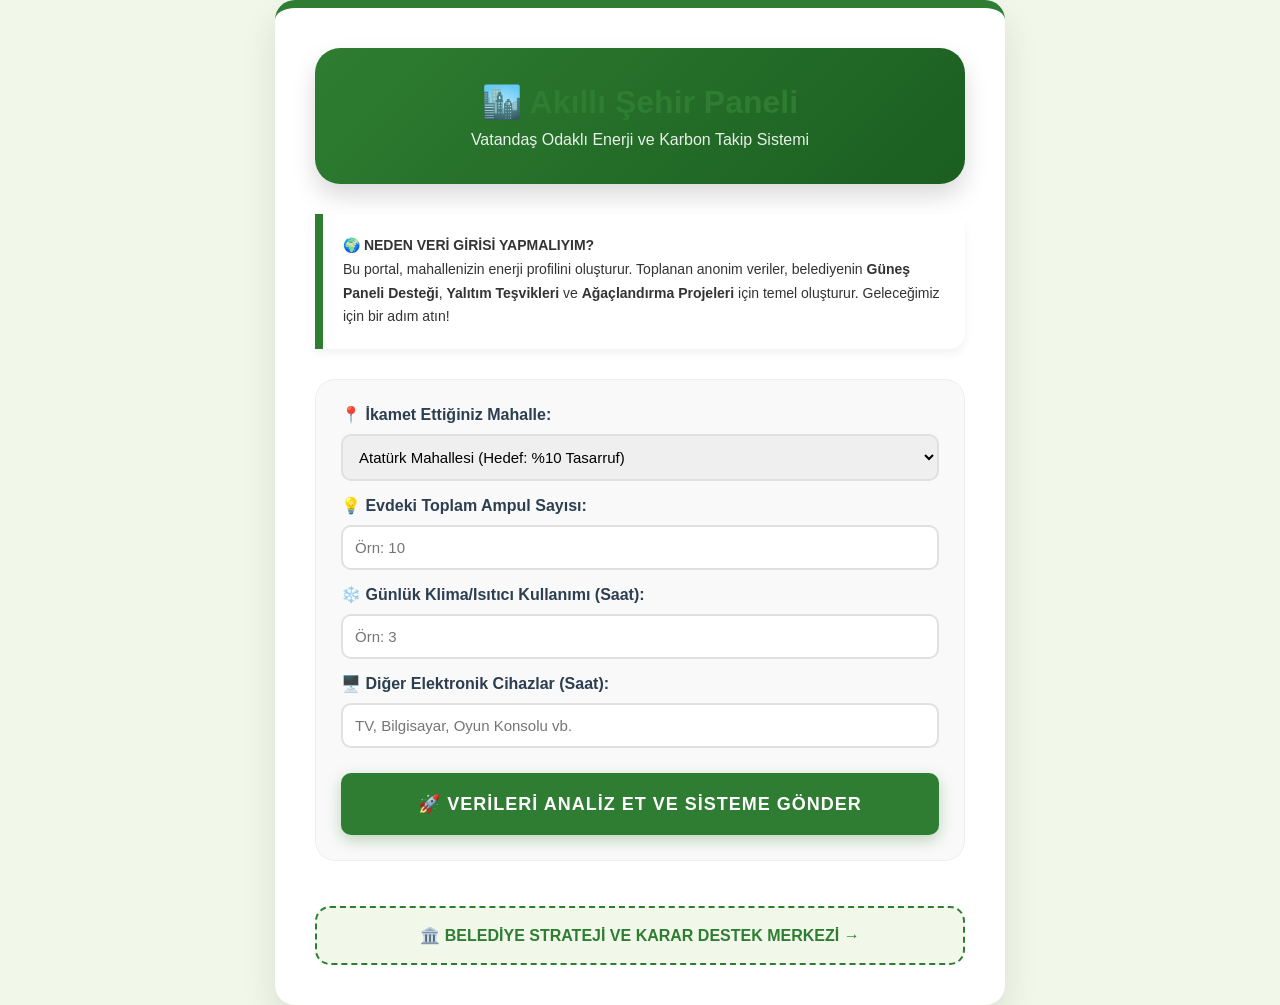
<file: index.html>
<!DOCTYPE html>
<html lang="tr">
<head>
    <meta charset="UTF-8">
    <meta name="viewport" content="width=device-width, initial-scale=1.0">
    <title>Akıllı Şehir - Karbon Portalı ve Karar Destek Sistemi</title>
    <link rel="stylesheet" href="style.css">
    <style>
        /* Projeyi Daha Havalı Gösteren Ekstra CSS Tasarımları */
        .header-section {
            background: linear-gradient(135deg, #2e7d32, #1b5e20);
            color: white;
            padding: 35px;
            border-radius: 25px;
            text-align: center;
            margin-bottom: 30px;
            box-shadow: 0 12px 25px rgba(0,0,0,0.15);
        }
        .intro-text {
            background: #ffffff;
            border-left: 8px solid #2e7d32;
            padding: 20px;
            margin-bottom: 30px;
            font-size: 14px;
            line-height: 1.7;
            color: #333;
            border-radius: 0 15px 15px 0;
            box-shadow: 0 5px 10px rgba(0,0,0,0.05);
        }
        .input-card {
            background: #f9f9f9;
            padding: 25px;
            border-radius: 20px;
            border: 1px solid #eee;
        }
        .input-label {
            display: flex;
            align-items: center;
            gap: 12px;
            font-weight: 700;
            margin-bottom: 10px;
            color: #2c3e50;
        }
        .belediye-admin-link {
            display: block;
            text-align: center;
            margin-top: 45px;
            padding: 18px;
            background: #f1f8e9;
            color: #2e7d32;
            text-decoration: none;
            border: 2px dashed #2e7d32;
            border-radius: 15px;
            font-weight: bold;
            transition: all 0.3s ease;
        }
        .belediye-admin-link:hover {
            background: #2e7d32;
            color: white;
            transform: translateY(-3px);
        }
        button {
            width: 100%;
            padding: 20px;
            font-size: 18px;
            font-weight: bold;
            letter-spacing: 1px;
            cursor: pointer;
            box-shadow: 0 5px 15px rgba(46, 125, 50, 0.3);
        }
    </style>
</head>
<body>

<div class="container" style="width: 650px; padding: 40px;">
    
    <div class="header-section">
        <h1 style="margin:0; font-size: 32px;">🏙️ Akıllı Şehir Paneli</h1>
        <p style="margin:10px 0 0; opacity: 0.9; font-weight: 300;">Vatandaş Odaklı Enerji ve Karbon Takip Sistemi</p>
    </div>

    <div class="intro-text">
        <strong>🌍 NEDEN VERİ GİRİSİ YAPMALIYIM?</strong><br>
        Bu portal, mahallenizin enerji profilini oluşturur. Toplanan anonim veriler, belediyenin 
        <strong>Güneş Paneli Desteği</strong>, <strong>Yalıtım Teşvikleri</strong> ve <strong>Ağaçlandırma Projeleri</strong> 
        için temel oluşturur. Geleceğimiz için bir adım atın!
    </div>
    
    <div class="input-card">
        <div class="input-group">
            <label class="input-label">📍 İkamet Ettiğiniz Mahalle:</label>
            <select id="mahalle" style="padding: 12px; border-radius: 10px;">
                <option value="Atatürk">Atatürk Mahallesi (Hedef: %10 Tasarruf)</option>
                <option value="Cumhuriyet">Cumhuriyet Mahallesi (Hedef: Yeşil Bölge)</option>
                <option value="Yeni">Yeni Mahalle (Hedef: Karbon Nötr)</option>
                <option value="Barış">Barış Mahallesi (Hedef: Sürdürülebilir Yaşam)</option>
            </select>
        </div>

        <div class="input-group">
            <label class="input-label">💡 Evdeki Toplam Ampul Sayısı:</label>
            <input type="number" id="ampul" placeholder="Örn: 10" min="0">
        </div>

        <div class="input-group">
            <label class="input-label">❄️ Günlük Klima/Isıtıcı Kullanımı (Saat):</label>
            <input type="number" id="klima" placeholder="Örn: 3" min="0" max="24">
        </div>

        <div class="input-group">
            <label class="input-label">🖥️ Diğer Elektronik Cihazlar (Saat):</label>
            <input type="number" id="elektrik" placeholder="TV, Bilgisayar, Oyun Konsolu vb." min="0" max="24">
        </div>

        <button onclick="karbonAnaliziVeYonlendirme()">🚀 VERİLERİ ANALİZ ET VE SİSTEME GÖNDER</button>
    </div>

    <a href="belediye.html" class="belediye-admin-link">🏛️ BELEDİYE STRATEJİ VE KARAR DESTEK MERKEZİ →</a>

</div>

<script>
function karbonAnaliziVeYonlendirme() {
    // Giriş verilerini al
    const mahalle = document.getElementById("mahalle").value;
    const ampul = Number(document.getElementById("ampul").value) || 0;
    const klima = Number(document.getElementById("klima").value) || 0;
    const saat = Number(document.getElementById("elektrik").value) || 0;
    
    // Bilimsel Karbon Katsayıları ile Hesaplama
    // Ampul: 0.12kg | Klima: 1.6kg | Diğer: 0.45kg
    const karbon = (ampul * 0.12) + (klima * 1.6) + (saat * 0.45);
    const tarih = new Date().toLocaleString('tr-TR');

    // Belediye İçin Bildirim Hazırlama
    let belediyeNotu = "";
    let renk = "";

    if (karbon > 10) {
        belediyeNotu = "🚨 KRİTİK: Enerji emisyon patlaması! Bölgeye acil müdahale ve yalıtım planı şart.";
        renk = "#c62828";
    } else if (karbon > 4) {
        belediyeNotu = "⚠️ UYARI: Enerji tüketimi sınırda. Bilinçlendirme kampanyası başlatılmalı.";
        renk = "#f57f17";
    } else {
        belediyeNotu = "✅ GÜVENLİ: Örnek düşük emisyon. Bu haneler ödüllendirme kapsamına alınabilir.";
        renk = "#2e7d32";
    }

    // Mesajı Kaydetme Formatı
    const yeniKayit = `
        <div style="border-left: 10px solid ${renk}; padding: 15px; margin-bottom: 20px; background: white; border-radius: 8px; box-shadow: 0 4px 6px rgba(0,0,0,0.05);">
            <small style="color:#999;">📅 ${tarih}</small><br>
            <strong style="font-size: 18px;">📍 ${mahalle} Mahallesi Analizi</strong><br>
            <span>Günlük Karbon İzi: <strong>${karbon.toFixed(2)} kg CO2</strong></span><br>
            <p style="margin: 10px 0 0; color: ${renk}; font-weight: bold;">${belediyeNotu}</p>
        </div>
    `;

    // LocalStorage ile Veri Havuzuna Ekleme
    let havuz = JSON.parse(localStorage.getItem("belediye_verileri")) || [];
    havuz.push(yeniKayit);
    localStorage.setItem("belediye_verileri", JSON.stringify(havuz));

    // AKILLI YÖNLENDİRME SİSTEMİ
    if (karbon <= 4) {
        // İYİ SEVİYE
        alert("Harika! Karbon ayak iziniz çok düşük. Sizi başarı sayfanıza yönlendiriyoruz 🎉");
        window.location.href = "tebrikler.html"; 
    } 
    else if (karbon > 4 && karbon <= 10) {
        // ORTA SEVİYE
        alert("Dikkat! Karbon iziniz orta seviyede. Geliştirmek için önerilerimizi inceleyin ⚖️");
        window.location.href = "dikkat.html"; 
    } 
    else {
        // KRİTİK SEVİYE
        alert("DİKKAT: Emisyon değerleriniz çok yüksek! Acil Eylem Planına yönlendiriliyorsunuz 🚨");
        window.location.href = "uyari.html"; 
    }
}
</script>

</body>
</html>
</file>
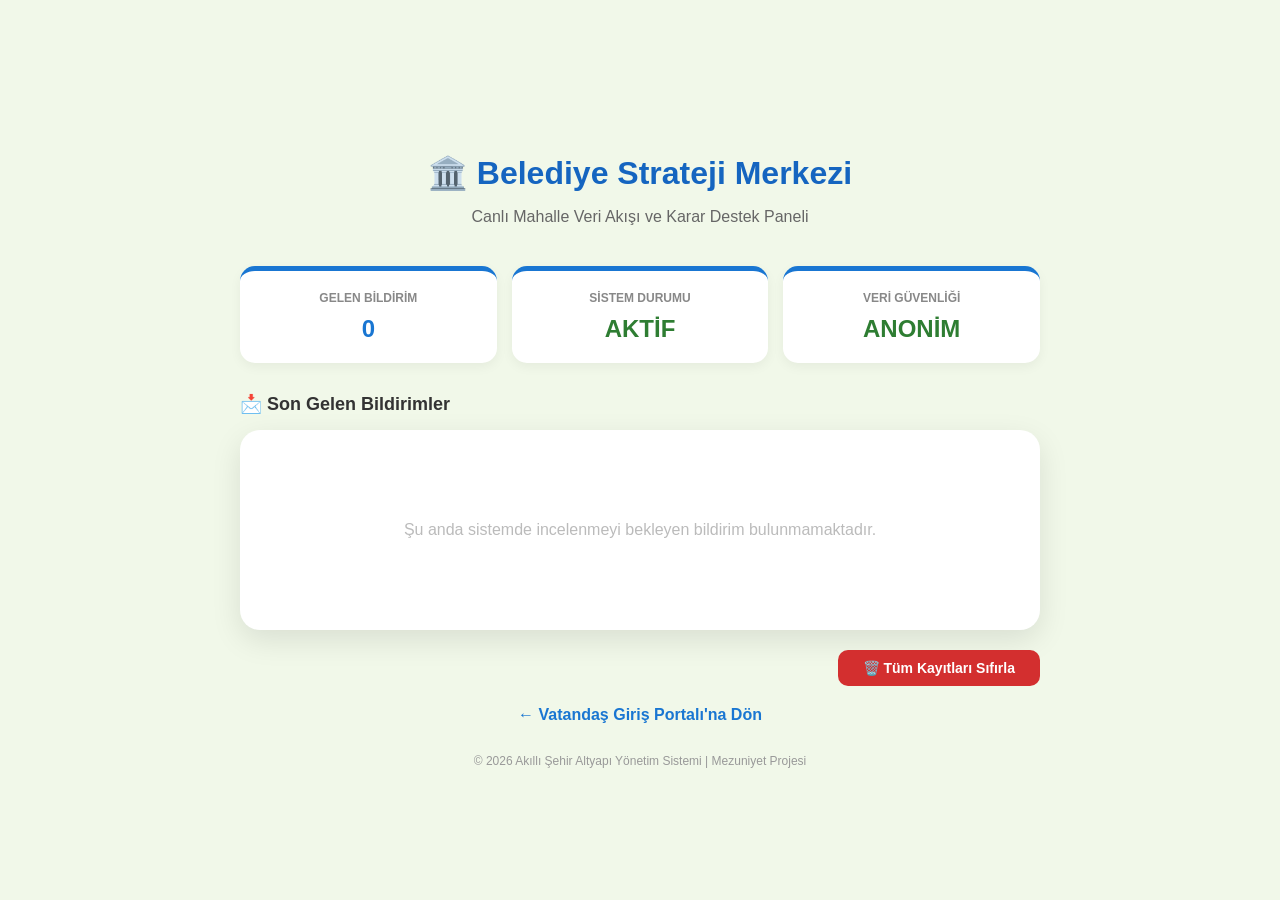
<file: belediye.html>
<!DOCTYPE html>
<html lang="tr">
<head>
    <meta charset="UTF-8">
    <meta name="viewport" content="width=device-width, initial-scale=1.0">
    <title>Belediye Strateji ve Karar Destek Merkezi</title>
    <link rel="stylesheet" href="style.css">
    <style>
        .belediye-container { width: 800px; max-width: 95%; margin: auto; }
        .dashboard-grid {
            display: grid;
            grid-template-columns: repeat(3, 1fr);
            gap: 15px;
            margin-bottom: 30px;
        }
        .dash-card {
            background: white;
            padding: 20px;
            border-radius: 15px;
            text-align: center;
            box-shadow: 0 4px 12px rgba(0,0,0,0.05);
            border-top: 5px solid #1976d2;
        }
        .dash-card h4 { margin: 0; color: #888; font-size: 12px; text-transform: uppercase; }
        .dash-card p { margin: 10px 0 0; font-size: 24px; font-weight: bold; color: #1976d2; }
        
        #ihbarListesi {
            background: white;
            padding: 25px;
            border-radius: 20px;
            box-shadow: 0 10px 30px rgba(0,0,0,0.1);
            max-height: 600px;
            overflow-y: auto;
        }
        .temizle-btn {
            background: #d32f2f !important;
            width: auto;
            padding: 10px 25px;
            margin: 20px 0;
            font-size: 14px;
        }
        .footer-note { text-align: center; font-size: 12px; color: #999; margin-top: 30px; }
    </style>
</head>
<body>

<div class="belediye-container">
    <div style="text-align:center; margin-bottom:40px;">
        <h1 style="color:#1565c0; font-size:32px; margin-bottom:5px;">🏛️ Belediye Strateji Merkezi</h1>
        <p style="color:#666;">Canlı Mahalle Veri Akışı ve Karar Destek Paneli</p>
    </div>

    <div class="dashboard-grid">
        <div class="dash-card">
            <h4>Gelen Bildirim</h4>
            <p id="toplam">0</p>
        </div>
        <div class="dash-card">
            <h4>Sistem Durumu</h4>
            <p style="color:#2e7d32;">AKTİF</p>
        </div>
        <div class="dash-card">
            <h4>Veri Güvenliği</h4>
            <p style="color:#2e7d32;">ANONİM</p>
        </div>
    </div>

    <h2 style="font-size:18px; color:#333; margin-bottom:15px;">📩 Son Gelen Bildirimler</h2>
    <div id="ihbarListesi">
        </div>

    <div style="text-align:right;">
        <button class="temizle-btn" onclick="tumVerileriSil()">🗑️ Tüm Kayıtları Sıfırla</button>
    </div>

    <center>
        <a href="index.html" style="text-decoration:none; color:#1976d2; font-weight:bold;">← Vatandaş Giriş Portalı'na Dön</a>
    </center>

    <div class="footer-note">
        © 2026 Akıllı Şehir Altyapı Yönetim Sistemi | Mezuniyet Projesi
    </div>
</div>

<script>
    function verileriGuncelle() {
        const liste = document.getElementById("ihbarListesi");
        const toplamSayac = document.getElementById("toplam");
        const veriler = JSON.parse(localStorage.getItem("belediye_verileri")) || [];
        
        toplamSayac.innerText = veriler.length;

        if (veriler.length === 0) {
            liste.innerHTML = "<p style='text-align:center; color:#bbb; padding:50px;'>Şu anda sistemde incelenmeyi bekleyen bildirim bulunmamaktadır.</p>";
        } else {
            liste.innerHTML = "";
            veriler.slice().reverse().forEach(v => {
                const tempDiv = document.createElement("div");
                tempDiv.innerHTML = v;
                liste.appendChild(tempDiv);
            });
        }
    }

    function tumVerileriSil() {
        if (confirm("DİKKAT: Tüm belediye veri havuzu kalıcı olarak silinecektir. Emin misiniz?")) {
            localStorage.removeItem("belediye_verileri");
            verileriGuncelle();
        }
    }

    window.onload = verileriGuncelle;
</script>
</body>
</html>
</file>
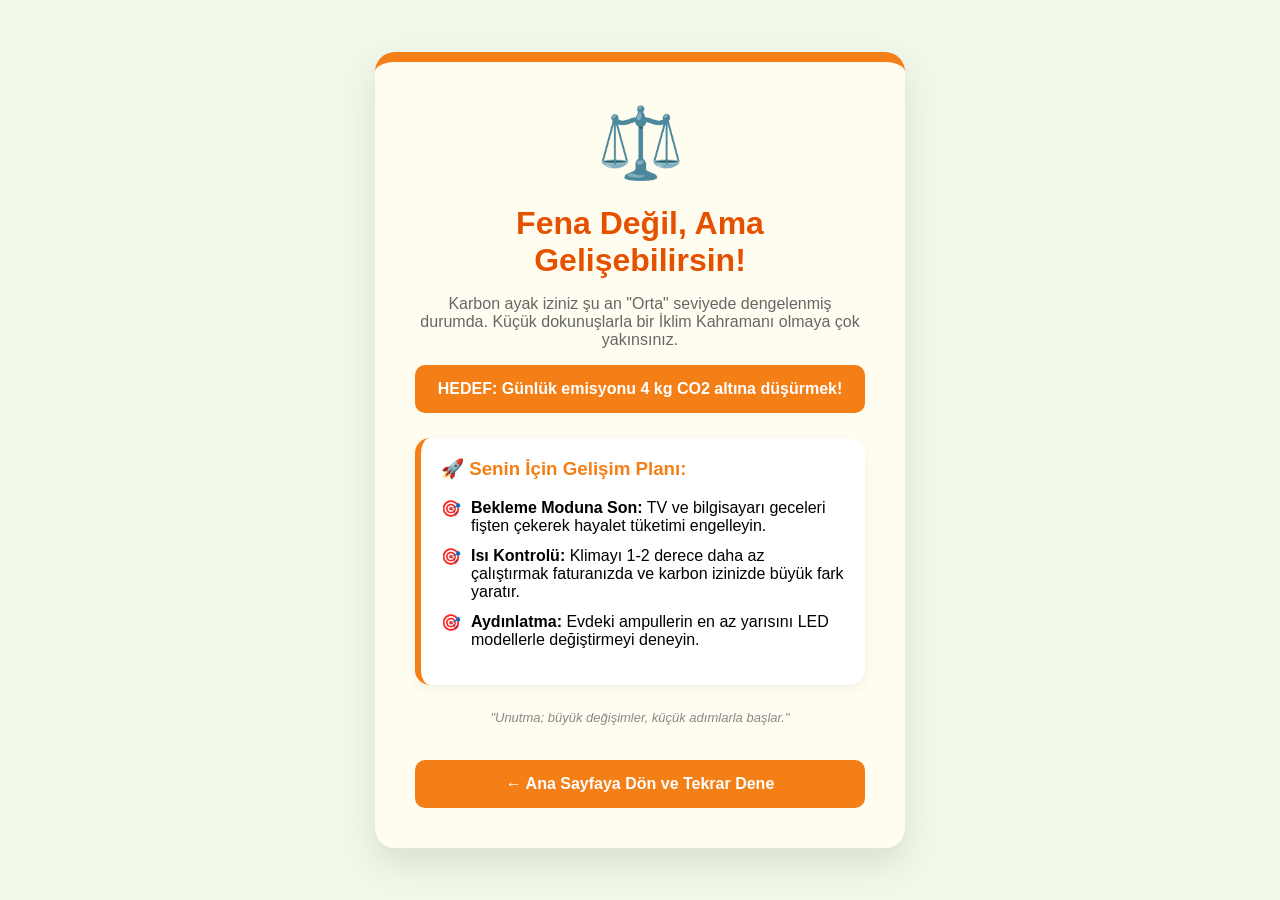
<file: dikkat.html>
<!DOCTYPE html>
<html lang="tr">
<head>
    <meta charset="UTF-8">
    <meta name="viewport" content="width=device-width, initial-scale=1.0">
    <title>⚖️ Karbon Analizi: Orta Seviye</title>
    <link rel="stylesheet" href="style.css">
    <style>
        .balance-container {
            border-top: 10px solid #f57f17 !important;
            background: #fffdf0 !important;
            text-align: center;
            padding: 40px;
        }
        .status-icon {
            font-size: 70px;
            margin-bottom: 20px;
            display: block;
        }
        .info-card {
            background: white;
            padding: 20px;
            border-radius: 15px;
            text-align: left;
            border-left: 6px solid #f57f17;
            margin: 25px 0;
            box-shadow: 0 4px 10px rgba(0,0,0,0.05);
        }
        .goal-box {
            background: #f57f17;
            color: white;
            padding: 15px;
            border-radius: 10px;
            font-weight: bold;
            margin-bottom: 20px;
        }
        .step-list {
            list-style: none;
            padding: 0;
            text-align: left;
        }
        .step-list li {
            margin-bottom: 12px;
            padding-left: 30px;
            position: relative;
        }
        .step-list li::before {
            content: "🎯";
            position: absolute;
            left: 0;
        }
        button {
            background-color: #f57f17 !important;
            transition: 0.3s;
        }
        button:hover {
            background-color: #e65100 !important;
            transform: translateY(-2px);
        }
    </style>
</head>
<body>

<div class="container balance-container">
    <span class="status-icon">⚖️</span>
    <h1 style="color: #e65100; margin-bottom: 10px;">Fena Değil, Ama Gelişebilirsin!</h1>
    <p style="color: #666;">Karbon ayak iziniz şu an "Orta" seviyede dengelenmiş durumda. Küçük dokunuşlarla bir İklim Kahramanı olmaya çok yakınsınız.</p>

    <div class="goal-box">
        HEDEF: Günlük emisyonu 4 kg CO2 altına düşürmek!
    </div>

    <div class="info-card">
        <h3 style="margin-top: 0; color: #f57f17;">🚀 Senin İçin Gelişim Planı:</h3>
        <ul class="step-list">
            <li><strong>Bekleme Moduna Son:</strong> TV ve bilgisayarı geceleri fişten çekerek hayalet tüketimi engelleyin.</li>
            <li><strong>Isı Kontrolü:</strong> Klimayı 1-2 derece daha az çalıştırmak faturanızda ve karbon izinizde büyük fark yaratır.</li>
            <li><strong>Aydınlatma:</strong> Evdeki ampullerin en az yarısını LED modellerle değiştirmeyi deneyin.</li>
        </ul>
    </div>

    <p style="font-style: italic; color: #888; font-size: 13px; margin-bottom: 25px;">
        "Unutma; büyük değişimler, küçük adımlarla başlar."
    </p>

    <button onclick="window.location.href='index.html'">← Ana Sayfaya Dön ve Tekrar Dene</button>
</div>

</body>
</html>
</file>
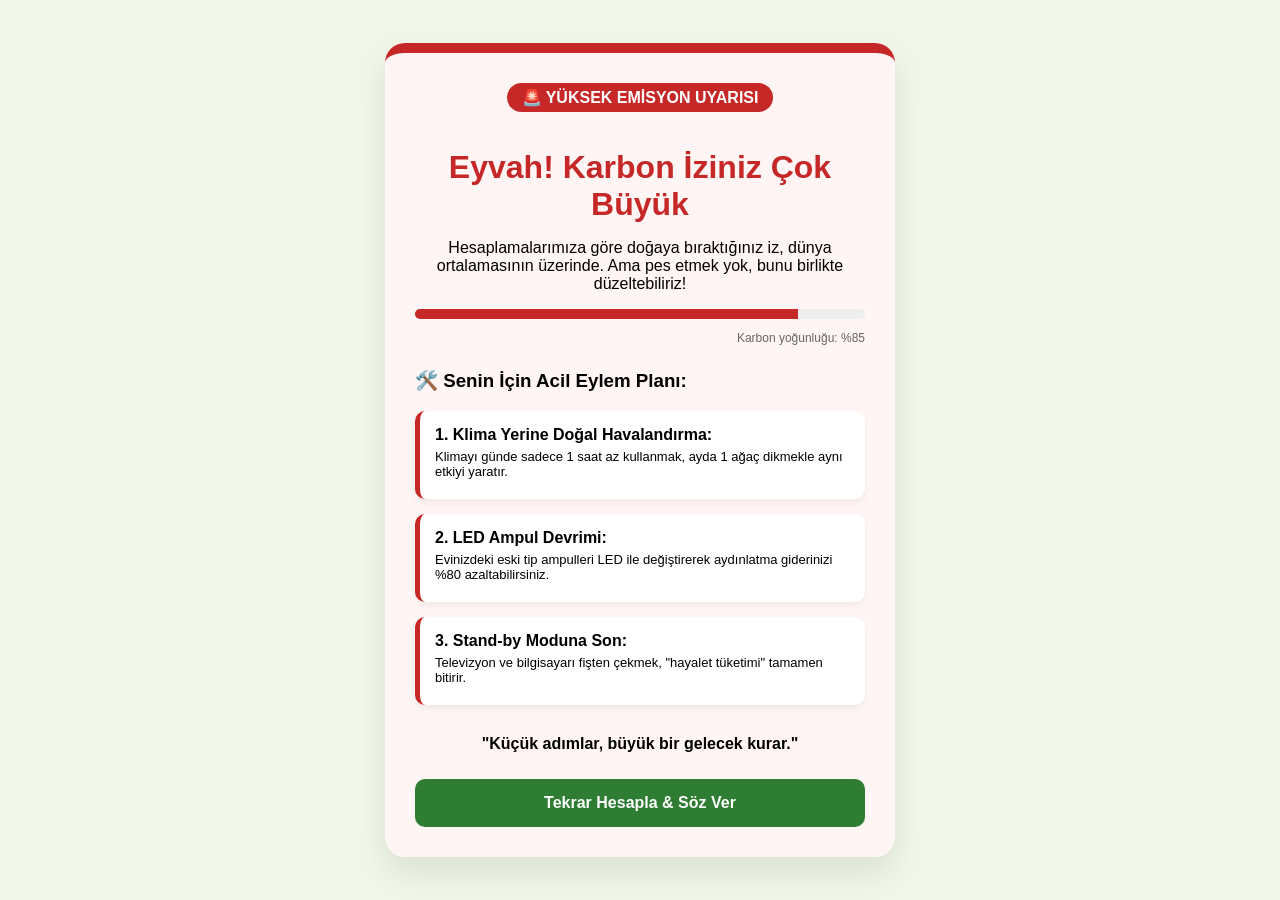
<file: uyari.html>
<!DOCTYPE html>
<html lang="tr">
<head>
    <meta charset="UTF-8">
    <meta name="viewport" content="width=device-width, initial-scale=1.0">
    <title>🚨 Acil İklim Eylem Planı</title>
    <link rel="stylesheet" href="style.css">
    <style>
        .warning-container {
            border-top: 10px solid #c62828 !important;
            background: #fff5f5 !important;
        }
        .action-card {
            background: white;
            padding: 15px;
            border-radius: 10px;
            margin-bottom: 15px;
            border-left: 5px solid #c62828;
            box-shadow: 0 4px 6px rgba(0,0,0,0.05);
        }
        .hero-badge {
            background: #c62828;
            color: white;
            padding: 5px 15px;
            border-radius: 20px;
            font-weight: bold;
            display: inline-block;
            margin-bottom: 15px;
        }
        .progress-bar {
            background: #eee;
            height: 10px;
            border-radius: 5px;
            margin: 10px 0;
            overflow: hidden;
        }
        .progress-fill {
            background: #c62828;
            height: 100%;
            width: 85%; /* Yüksek emisyonu temsil eder */
        }
    </style>
</head>
<body>

<div class="container warning-container">
    <div style="text-align: center;">
        <span class="hero-badge">🚨 YÜKSEK EMİSYON UYARISI</span>
        <h1 style="color: #c62828;">Eyvah! Karbon İziniz Çok Büyük</h1>
        <p>Hesaplamalarımıza göre doğaya bıraktığınız iz, dünya ortalamasının üzerinde. Ama pes etmek yok, bunu birlikte düzeltebiliriz!</p>
    </div>

    <div class="progress-bar"><div class="progress-fill"></div></div>
    <p style="font-size: 12px; text-align: right; color: #666;">Karbon yoğunluğu: %85</p>

    <h3 style="margin-top: 25px;">🛠️ Senin İçin Acil Eylem Planı:</h3>

    <div class="action-card">
        <strong>1. Klima Yerine Doğal Havalandırma:</strong>
        <p style="font-size: 13px; margin: 5px 0;">Klimayı günde sadece 1 saat az kullanmak, ayda 1 ağaç dikmekle aynı etkiyi yaratır.</p>
    </div>

    <div class="action-card">
        <strong>2. LED Ampul Devrimi:</strong>
        <p style="font-size: 13px; margin: 5px 0;">Evinizdeki eski tip ampulleri LED ile değiştirerek aydınlatma giderinizi %80 azaltabilirsiniz.</p>
    </div>

    <div class="action-card">
        <strong>3. Stand-by Moduna Son:</strong>
        <p style="font-size: 13px; margin: 5px 0;">Televizyon ve bilgisayarı fişten çekmek, "hayalet tüketimi" tamamen bitirir.</p>
    </div>

    <div style="text-align: center; margin-top: 30px;">
        <p><strong>"Küçük adımlar, büyük bir gelecek kurar."</strong></p>
        <button onclick="window.location.href='index.html'" style="background: #2e7d32;">Tekrar Hesapla & Söz Ver</button>
    </div>
</div>

</body>
</html>
</file>
<file: style.css>
:root {
    --primary: #2e7d32;
    --bg: #f1f8e9;
    --card-bg: #ffffff;
}

body {
    font-family: 'Segoe UI', Tahoma, Geneva, Verdana, sans-serif;
    background-color: var(--bg);
    display: flex;
    justify-content: center;
    align-items: center;
    min-height: 100vh;
    margin: 0;
}

.container {
    background: var(--card-bg);
    padding: 30px;
    border-radius: 20px;
    box-shadow: 0 15px 35px rgba(0,0,0,0.1);
    width: 450px;
    border-top: 8px solid var(--primary);
}

h1 { color: var(--primary); text-align: center; margin-bottom: 5px; }

.subtitle { text-align: center; color: #666; font-size: 13px; margin-bottom: 25px; }

.input-group { margin-bottom: 15px; }

label { display: block; font-weight: bold; margin-bottom: 5px; color: #333; }

input, select {
    width: 100%;
    padding: 12px;
    border: 2px solid #e0e0e0;
    border-radius: 10px;
    box-sizing: border-box;
    font-size: 15px;
}

button {
    width: 100%;
    background-color: var(--primary);
    color: white;
    border: none;
    padding: 15px;
    border-radius: 10px;
    font-size: 16px;
    font-weight: bold;
    cursor: pointer;
    transition: 0.3s;
    margin-top: 10px;
}

button:hover { background-color: #1b5e20; transform: translateY(-2px); }

#sonucPaneli {
    margin-top: 25px;
    display: none;
}

.rapor-kutusu {
    padding: 15px;
    border-radius: 12px;
    margin-bottom: 15px;
}

.belediye-raporu {
    background-color: #e3f2fd;
    border-left: 5px solid #1976d2;
    padding: 15px;
    font-size: 14px;
}

.badge {
    display: inline-block;
    padding: 4px 10px;
    border-radius: 20px;
    color: white;
    font-size: 12px;
    margin-bottom: 10px;
}
</file>
